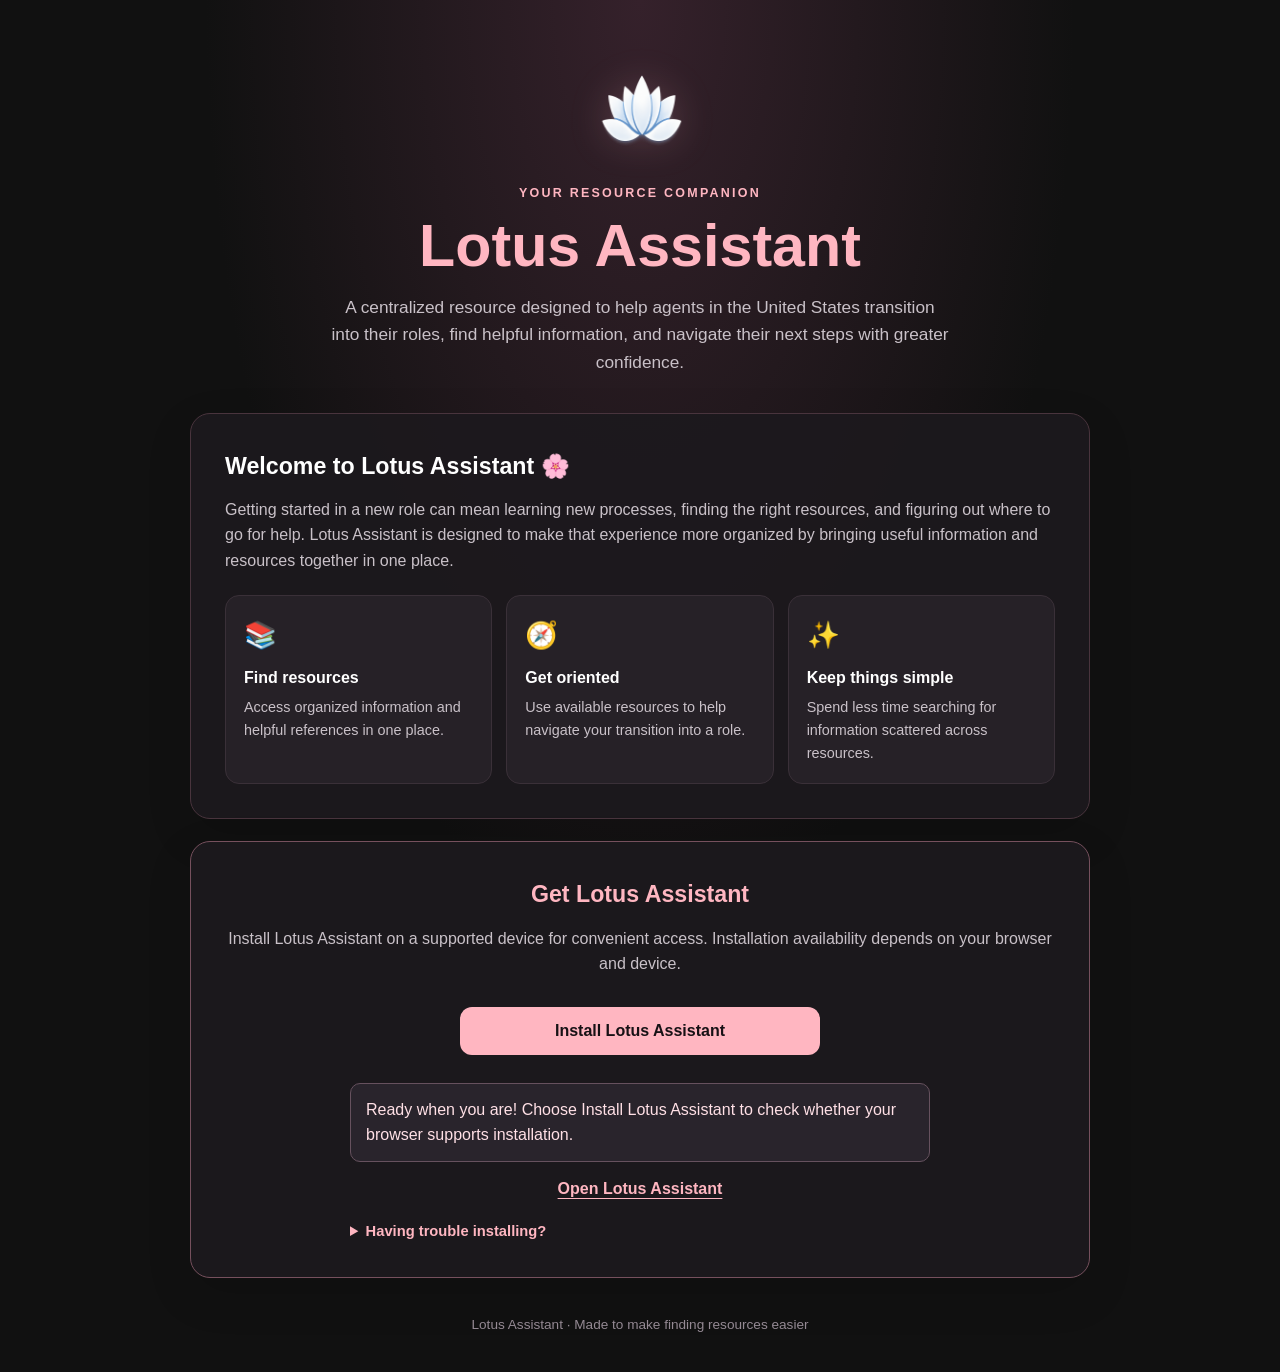
<file: index.html>
<!DOCTYPE html>
<html lang="en">
<head>
  <meta charset="UTF-8">
  <title>Lotus Assistant</title>

  <script>
    async function waitForFiles() {
      const installPage = "ui/ui.Screens/install.html";
      const indexJS = "ui/ui.Scripts/index.js";
      const tskJS = "ui/ui.Scripts/TSKT2.js"; // NEW FILE CHECK

      // Try up to 20 times (6 seconds total)
      for (let i = 0; i < 20; i++) {
        try {
          const installCheck = await fetch(installPage, { method: "HEAD" });
          const jsCheck = await fetch(indexJS, { method: "HEAD" });
          const tskCheck = await fetch(tskJS, { method: "HEAD" });

          if (installCheck.ok && jsCheck.ok && tskCheck.ok) {
            // All files exist — redirect
            window.location.href = installPage;
            return;
          }
        } catch (e) {
          // ignore and retry
        }

        // Wait 300ms before retrying
        await new Promise(r => setTimeout(r, 300));
      }

      // If still not found
      document.body.innerHTML = `
        <p style="color:white;">
          Unable to load required files.<br>
          <b>${installPage}</b><br>
          <b>${indexJS}</b><br>
          <b>${tskJS}</b><br>
          One or more files are missing or not ready.
        </p>`;
    }

    document.addEventListener("DOMContentLoaded", waitForFiles);
  </script>

  <style>
    body {
      font-family: system-ui, sans-serif;
      background: #000;
      color: #fff;
      display: flex;
      justify-content: center;
      align-items: center;
      height: 100vh;
      margin: 0;
    }
  </style>
</head>

<body>
  <p>Loading Lotus Assistant…</p>
</body>
</html>
</file>
